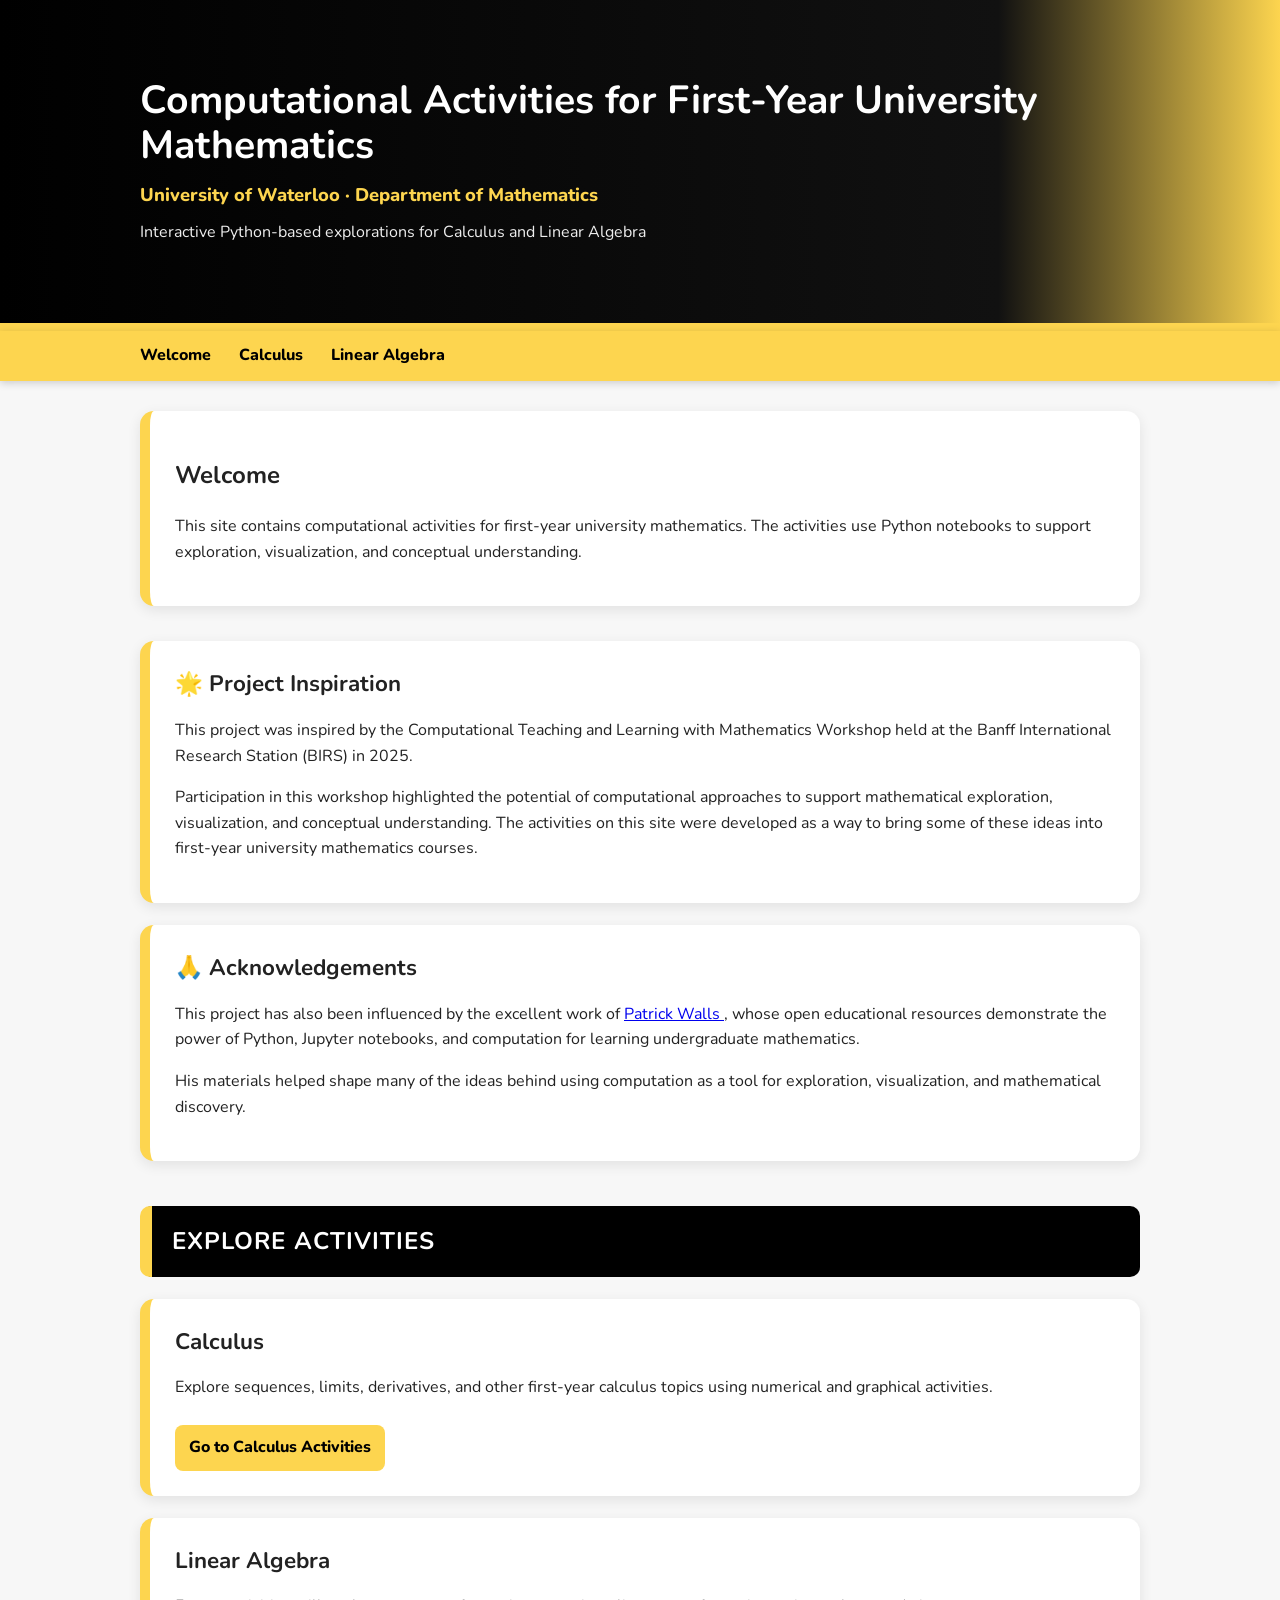
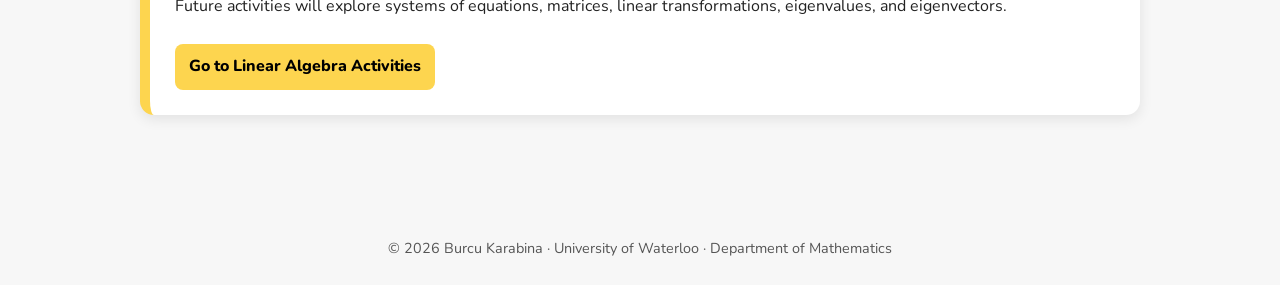
<file: index.html>
<!DOCTYPE html>
<html lang="en">
<head>
    <meta charset="UTF-8">
    <title>Computational Activities for First-Year University Mathematics</title>
    <link href="https://fonts.googleapis.com/css2?family=Nunito:wght@400;600;700;800&display=swap" rel="stylesheet">
    <link rel="stylesheet" href="styles.css">
</head>

<body>

<header>
    <div class="container">
        <h1>Computational Activities for First-Year University Mathematics</h1>
        <div class="subtitle">University of Waterloo · Department of Mathematics</div>
        <div class="header-note">
            Interactive Python-based explorations for Calculus and Linear Algebra
        </div>
    </div>
</header>

<nav>
    <div class="container">
        <a href="index.html">Welcome</a>
        <a href="calculus.html">Calculus</a>
        <a href="linear-algebra.html">Linear Algebra</a>
    </div>
</nav>

<main class="container">

 <section class="intro">
    <h2>Welcome</h2>

    <p>
        This site contains computational activities for first-year university mathematics.
        The activities use Python notebooks to support exploration, visualization,
        and conceptual understanding.
    </p>
</section>

<div class="activity-card">

    <h4>🌟 Project Inspiration</h4>

    <p>
        This project was inspired by the
           Computational Teaching and Learning with Mathematics Workshop
        held at the Banff International Research Station (BIRS) in 2025.
    </p>

    <p>
        Participation in this workshop highlighted the potential of computational
        approaches to support mathematical exploration, visualization, and
        conceptual understanding. The activities on this site were developed as a
        way to bring some of these ideas into first-year university mathematics courses.
    </p>

</div>

    <div class="activity-card">

    <h4>🙏 Acknowledgements</h4>

    <p>
        This project has also been influenced by the excellent work of
        <a href="https://patrickwalls.github.io/mathematicalpython/"
           target="_blank"
           rel="noopener noreferrer">
           Patrick Walls
        </a>,
        whose open educational resources demonstrate the power of Python,
        Jupyter notebooks, and computation for learning undergraduate mathematics.
    </p>

    <p>
        His materials helped shape many of the ideas behind using computation
        as a tool for exploration, visualization, and mathematical discovery.
    </p>

</div>

    <section class="major-section">
        <h2 class="major-section-title">Explore Activities</h2>

        <div class="activity-card">
            <h4>Calculus</h4>
            <p>
                Explore sequences, limits, derivatives, and other first-year calculus topics
                using numerical and graphical activities.
            </p>

            <a class="button run" href="calculus.html">Go to Calculus Activities</a>
        </div>

        <div class="activity-card">
            <h4>Linear Algebra</h4>
            <p>
                Future activities will explore systems of equations, matrices, linear transformations,
                eigenvalues, and eigenvectors.
            </p>

            <a class="button run" href="linear-algebra.html">Go to Linear Algebra Activities</a>
        </div>
    </section>

</main>

<footer>
    © 2026 Burcu Karabina · University of Waterloo · Department of Mathematics
</footer>

</body>
</html>
</file>
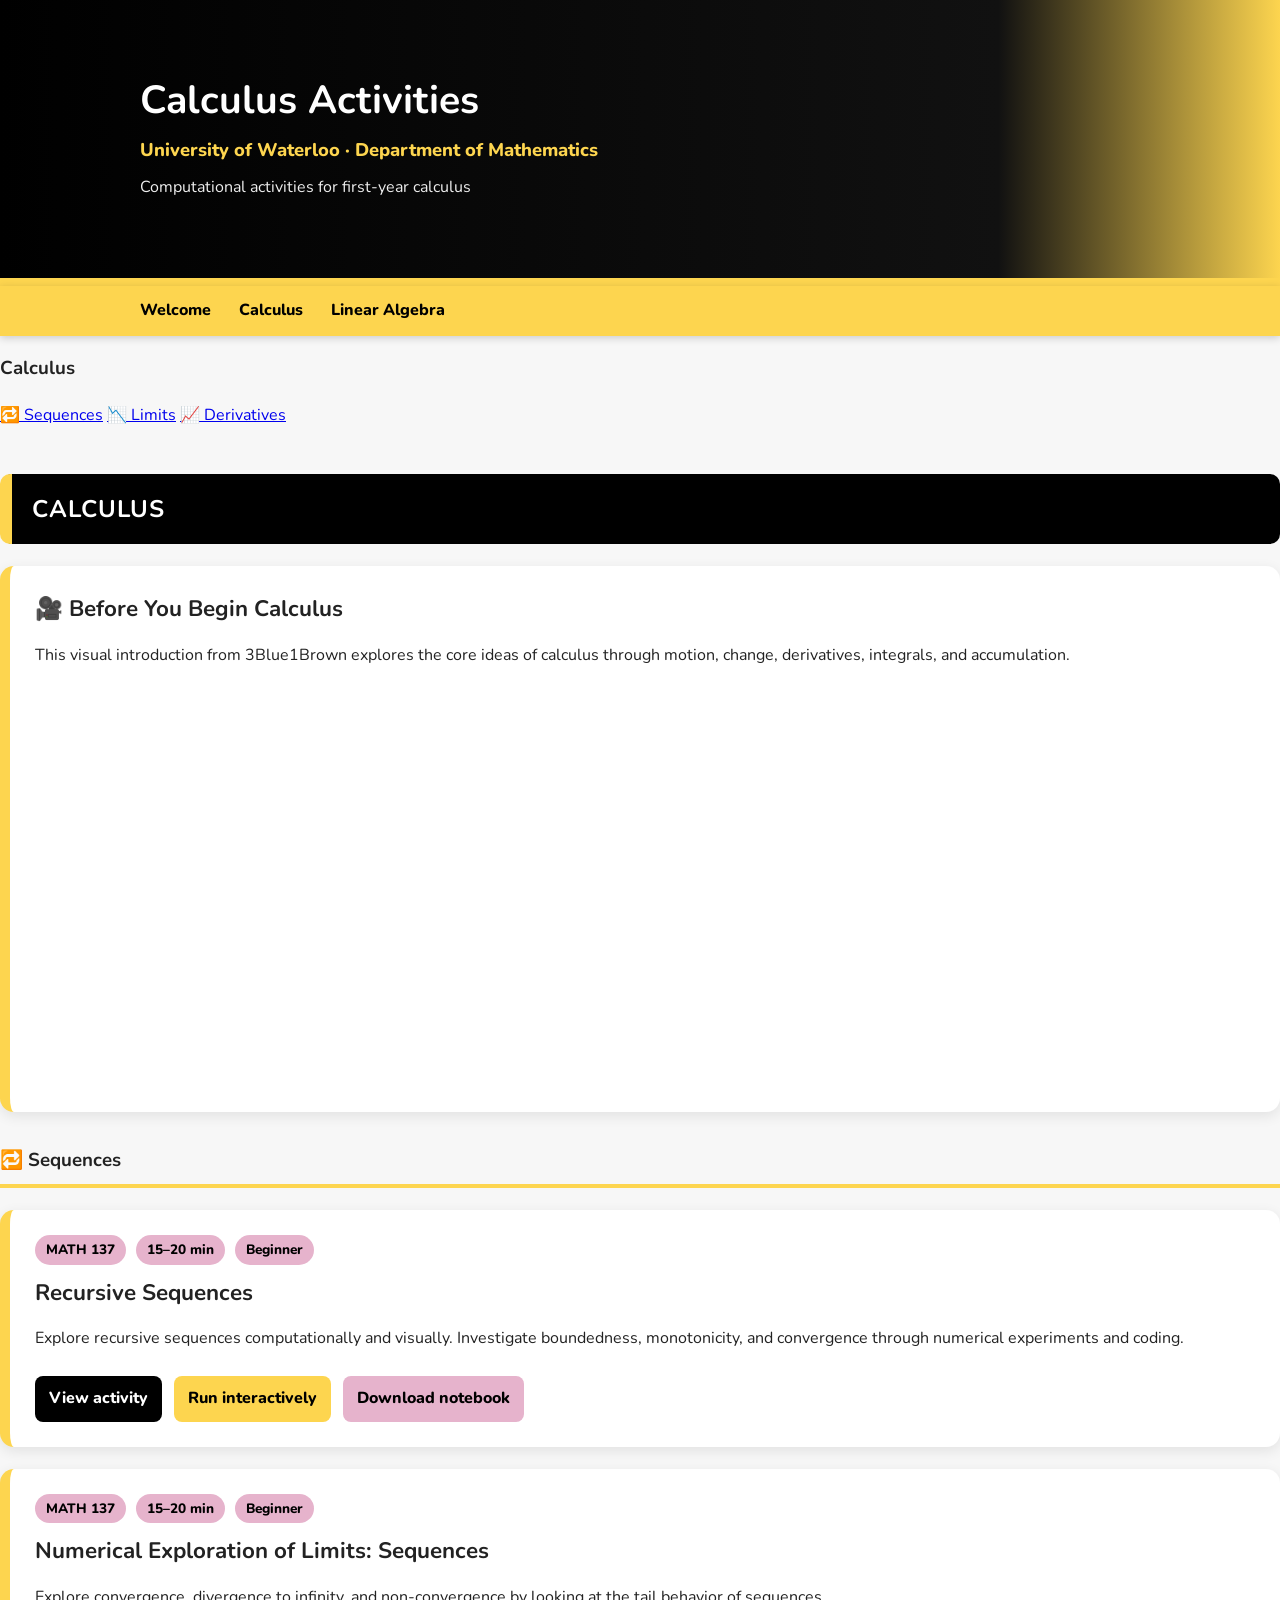
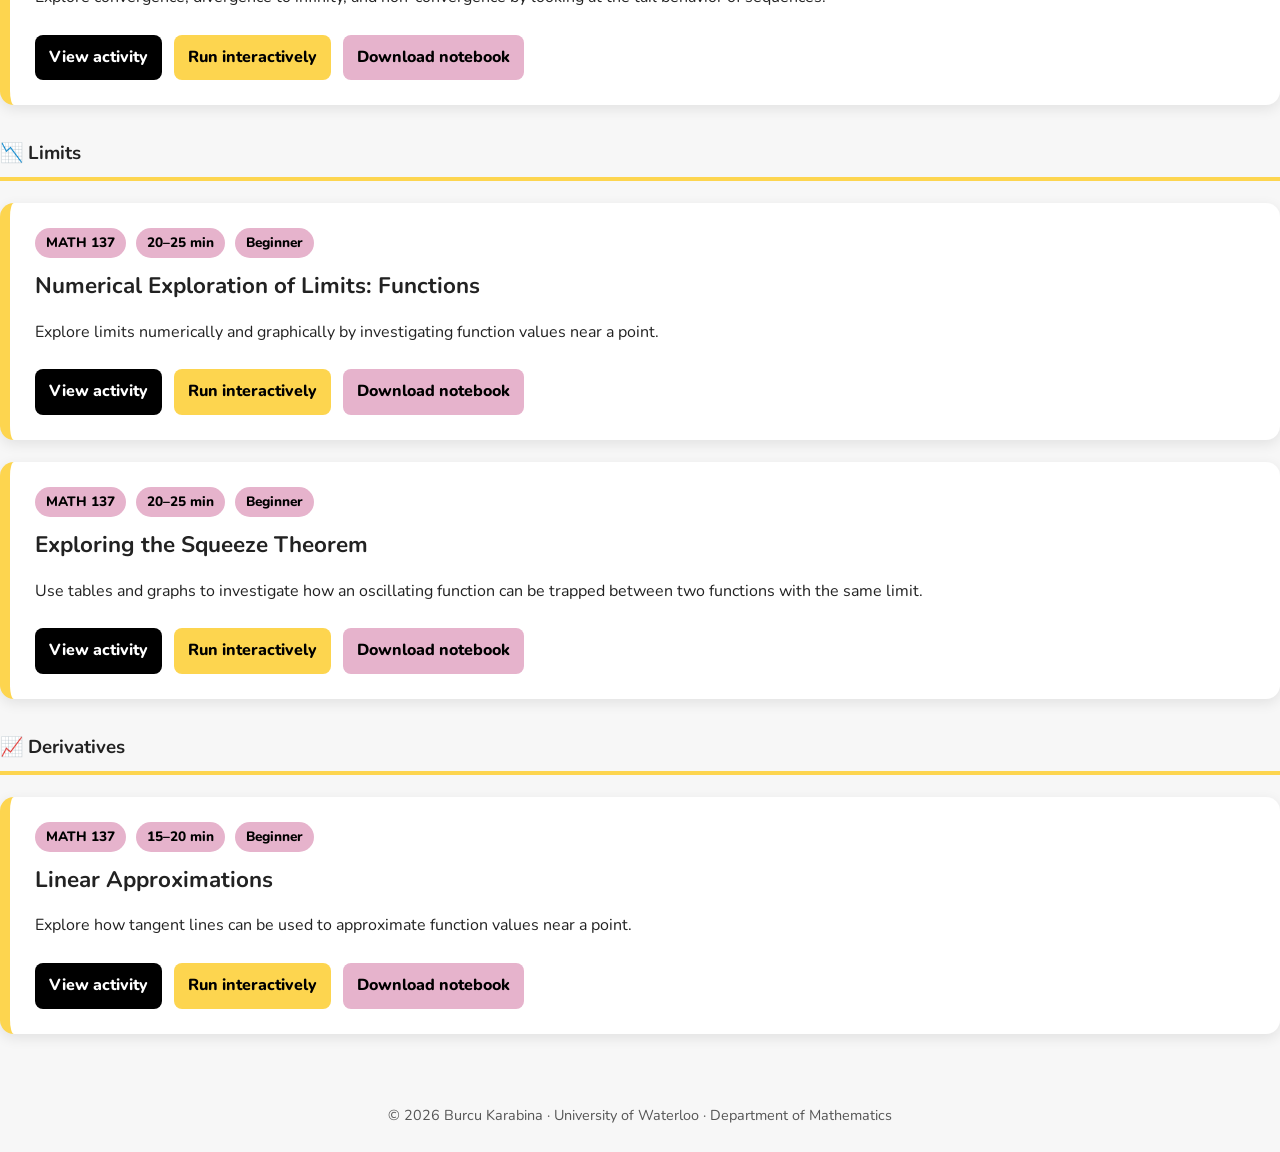
<file: calculus.html>
<!DOCTYPE html>
<html lang="en">
<head>
    <meta charset="UTF-8">
    <title>Calculus Activities</title>
    <link href="https://fonts.googleapis.com/css2?family=Nunito:wght@400;600;700;800&display=swap" rel="stylesheet">
    <link rel="stylesheet" href="styles.css">
</head>

<body>

<header>
    <div class="container">
        <h1>Calculus Activities</h1>
        <div class="subtitle">University of Waterloo · Department of Mathematics</div>
        <div class="header-note">
            Computational activities for first-year calculus
        </div>
    </div>
</header>

<nav>
    <div class="container">
        <a href="index.html">Welcome</a>
        <a href="calculus.html">Calculus</a>
        <a href="linear-algebra.html">Linear Algebra</a>
    </div>
</nav>

<div class="page-layout">

    <aside class="sidebar">
        <h3>Calculus</h3>
        <a href="#sequences">🔁 Sequences</a>
        <a href="#limits">📉 Limits</a>
        <a href="#derivatives">📈 Derivatives</a>
    </aside>

    <main class="content">

        <section class="major-section">
            <h2 class="major-section-title">Calculus</h2>

            <div class="activity-card">
                <h4>🎥 Before You Begin Calculus</h4>
                <p>
                    This visual introduction from 3Blue1Brown explores the core ideas of calculus
                    through motion, change, derivatives, integrals, and accumulation.
                </p>

                <div class="video-container">
                    <iframe
                        src="https://www.youtube.com/embed/WUvTyaaNkzM"
                        title="Essence of Calculus"
                        frameborder="0"
                        allowfullscreen>
                    </iframe>
                </div>
            </div>

            <h3 class="topic-title" id="sequences">🔁 Sequences</h3>

            <div class="activity-card">
                <span class="tag">MATH 137</span>
                <span class="tag">15–20 min</span>
                <span class="tag">Beginner</span>

                <h4>Recursive Sequences</h4>
                <p>
                    Explore recursive sequences computationally and visually. Investigate boundedness,
                    monotonicity, and convergence through numerical experiments and coding.
                </p>

                <a class="button view" href="recursivesequences.html" target="_blank" rel="noopener noreferrer">View activity</a>
                <a class="button run" href="https://mybinder.org/v2/gh/burcukarabina/computationalcalculus/HEAD?urlpath=tree/recursivesequences.ipynb" target="_blank" rel="noopener noreferrer">Run interactively</a>
                <a class="button download" href="recursivesequences.ipynb" download>Download notebook</a>
            </div>

            <div class="activity-card">
                <span class="tag">MATH 137</span>
                <span class="tag">15–20 min</span>
                <span class="tag">Beginner</span>

                <h4>Numerical Exploration of Limits: Sequences</h4>
                <p>
                    Explore convergence, divergence to infinity, and non-convergence by looking
                    at the tail behavior of sequences.
                </p>

                <a class="button view" href="NumericalExplorationOfLimitsSequences.html" target="_blank" rel="noopener noreferrer">View activity</a>
                <a class="button run" href="https://mybinder.org/v2/gh/burcukarabina/computationalcalculus/HEAD?urlpath=tree/NumericalExplorationOfLimitsSequences.ipynb" target="_blank" rel="noopener noreferrer">Run interactively</a>
                <a class="button download" href="NumericalExplorationOfLimitsSequences.ipynb" download>Download notebook</a>
            </div>

            <h3 class="topic-title" id="limits">📉 Limits</h3>

            <div class="activity-card">
                <span class="tag">MATH 137</span>
                <span class="tag">20–25 min</span>
                <span class="tag">Beginner</span>

                <h4>Numerical Exploration of Limits: Functions</h4>
                <p>
                    Explore limits numerically and graphically by investigating function values
                    near a point.
                </p>

                <a class="button view" href="NumericalExplorationOfLimitsFunctions.html" target="_blank" rel="noopener noreferrer">View activity</a>
                <a class="button run" href="https://mybinder.org/v2/gh/burcukarabina/computationalcalculus/HEAD?urlpath=tree/NumericalExplorationOfLimitsFunctions.ipynb" target="_blank" rel="noopener noreferrer">Run interactively</a>
                <a class="button download" href="NumericalExplorationOfLimitsFunctions.ipynb" download>Download notebook</a>
            </div>

            <div class="activity-card">
                <span class="tag">MATH 137</span>
                <span class="tag">20–25 min</span>
                <span class="tag">Beginner</span>

                <h4>Exploring the Squeeze Theorem</h4>
                <p>
                    Use tables and graphs to investigate how an oscillating function can be trapped
                    between two functions with the same limit.
                </p>

                <a class="button view" href="ExploringTheSqueezeTheorem.html" target="_blank" rel="noopener noreferrer">View activity</a>
                <a class="button run" href="https://mybinder.org/v2/gh/burcukarabina/computationalcalculus/HEAD?urlpath=tree/ExploringTheSqueezeTheorem.ipynb" target="_blank" rel="noopener noreferrer">Run interactively</a>
                <a class="button download" href="ExploringTheSqueezeTheorem.ipynb" download>Download notebook</a>
            </div>

            <h3 class="topic-title" id="derivatives">📈 Derivatives</h3>

            <div class="activity-card">
                <span class="tag">MATH 137</span>
                <span class="tag">15–20 min</span>
                <span class="tag">Beginner</span>

                <h4>Linear Approximations</h4>
                <p>
                    Explore how tangent lines can be used to approximate function values near a point.
                </p>

                <a class="button view" href="LinearApproximations.html" target="_blank" rel="noopener noreferrer">View activity</a>
                <a class="button run" href="https://mybinder.org/v2/gh/burcukarabina/computationalcalculus/HEAD?urlpath=tree/LinearApproximations.ipynb" target="_blank" rel="noopener noreferrer">Run interactively</a>
                <a class="button download" href="LinearApproximations.ipynb" download>Download notebook</a>
            </div>

        </section>

    </main>

</div>

<footer>
    © 2026 Burcu Karabina · University of Waterloo · Department of Mathematics
</footer>

</body>
</html>
</file>
<file: styles.css>
:root {
    --uw-black: #000000;
    --uw-gold: #FDD54F;
    --uw-gold-dark: #E0B000;
    --uw-math-pink: #E6B3CC;
    --uw-math-pink-dark: #7A003C;
    --uw-light-gray: #F7F7F7;
    --uw-medium-gray: #555555;
    --uw-white: #FFFFFF;
}

body {
    margin: 0;
    font-family: 'Nunito', sans-serif;
    background: var(--uw-light-gray);
    color: #222;
    line-height: 1.6;
}

header {
    background: linear-gradient(90deg, var(--uw-black) 0%, #111111 78%, var(--uw-gold) 100%);
    color: var(--uw-white);
    padding: 48px 20px;
    border-bottom: 8px solid var(--uw-gold);
}

.container {
    max-width: 1000px;
    margin: auto;
    padding: 30px 20px;
}

h1 {
    margin: 0;
    font-size: 2.45rem;
    line-height: 1.15;
}

.subtitle {
    color: var(--uw-gold);
    font-size: 1.15rem;
    font-weight: 800;
    margin-top: 12px;
}

.header-note {
    margin-top: 10px;
    color: #eeeeee;
    font-size: 1rem;
}

nav {
    background: var(--uw-gold);
    font-weight: 800;
    box-shadow: 0 2px 8px rgba(0,0,0,0.18);
}

nav .container {
    padding: 12px 20px;
}

nav a {
    color: var(--uw-black);
    margin-right: 24px;
    text-decoration: none;
}

nav a:hover {
    text-decoration: underline;
}

.intro,
.activity-card,
.coming-soon {
    background: var(--uw-white);
    padding: 25px;
    border-radius: 14px;
    box-shadow: 0 4px 14px rgba(0,0,0,0.09);
}

.intro {
    margin-bottom: 35px;
    border-left: 10px solid var(--uw-gold);
}

.major-section {
    margin-top: 45px;
}

.major-section-title {
    background: var(--uw-black);
    color: var(--uw-white);
    padding: 16px 20px;
    border-left: 12px solid var(--uw-gold);
    border-radius: 10px;
    letter-spacing: 1px;
    text-transform: uppercase;
}

.topic-title {
    margin-top: 34px;
    border-bottom: 4px solid var(--uw-gold);
    padding-bottom: 8px;
}

.activity-card {
    border-left: 10px solid var(--uw-gold);
    margin: 22px 0;
    transition: transform 0.2s ease, box-shadow 0.2s ease;
}

.activity-card:hover {
    transform: translateY(-2px);
    box-shadow: 0 6px 18px rgba(0,0,0,0.13);
}

.activity-card h4 {
    margin-top: 0;
    margin-bottom: 8px;
    font-size: 1.4rem;
}

.tag {
    display: inline-block;
    background: var(--uw-math-pink);
    color: var(--uw-black);
    padding: 4px 11px;
    border-radius: 999px;
    font-size: 0.85rem;
    font-weight: 800;
    margin: 0 6px 10px 0;
}

.button {
    display: inline-block;
    margin: 8px 8px 0 0;
    padding: 10px 14px;
    border-radius: 8px;
    text-decoration: none;
    font-weight: 800;
    transition: opacity 0.2s ease, transform 0.2s ease;
}

.button:hover {
    opacity: 0.88;
    transform: translateY(-1px);
}

.view {
    background: var(--uw-black);
    color: var(--uw-white);
}

.run {
    background: var(--uw-gold);
    color: var(--uw-black);
}

.download {
    background: var(--uw-math-pink);
    color: var(--uw-black);
}

.video {
    background: var(--uw-math-pink-dark);
    color: var(--uw-white);
}

.coming-soon {
    border-left: 10px solid var(--uw-math-pink);
    margin: 22px 0;
}

.video-container {
    margin-top: 15px;
}

.video-container iframe {
    width: 70%;
    max-width: 700px;
    aspect-ratio: 16 / 9;
    border-radius: 10px;
    border: none;
}

footer {
    margin-top: 45px;
    padding: 25px 20px;
    text-align: center;
    font-size: 0.9rem;
    color: var(--uw-medium-gray);
}
</file>
